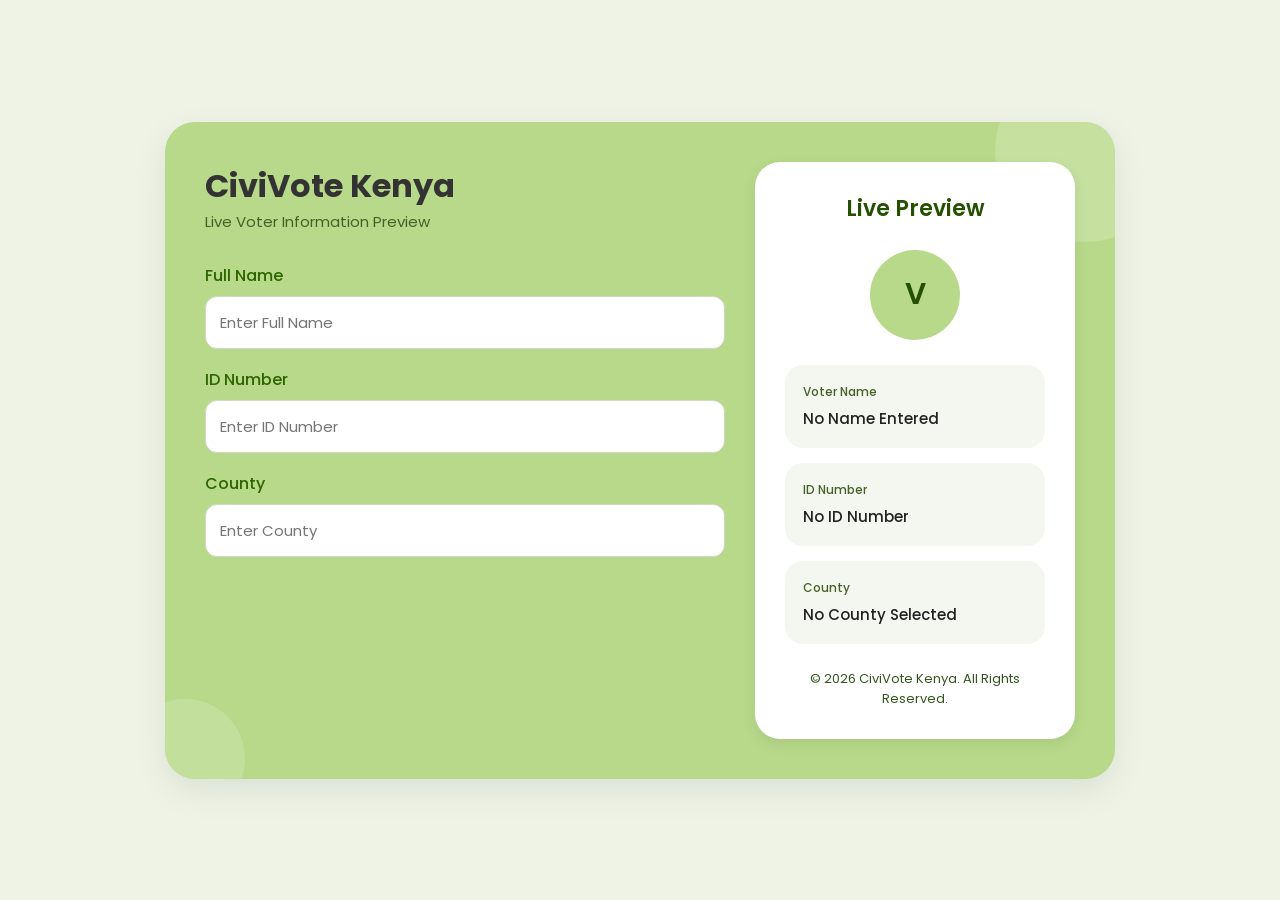
<file: Week3/dynamic_input.html>
<!DOCTYPE html>
<html lang="en">

<head>

<meta charset="UTF-8">
<meta name="viewport" content="width=device-width, initial-scale=1.0">

<title>CiviVote Kenya | Dynamic Input</title>

<link href="https://fonts.googleapis.com/css2?family=Poppins:wght@300;400;500;600&display=swap" rel="stylesheet">

<link rel="stylesheet" href="style.css">

</head>

<body>

<div class="split-container">

    <div class="circle1"></div>
    <div class="circle2"></div>

    <!-- Left Section -->

    <div class="form-section">

        <h1>CiviVote Kenya</h1>

        <div class="subtitle">

            Live Voter Information Preview

        </div>

        <label for="nameInput">Full Name</label>

        <input
            type="text"
            id="nameInput"
            placeholder="Enter Full Name"
            onkeyup="updatePreview()"
        >

        <label for="idInput">ID Number</label>

        <input
            type="text"
            id="idInput"
            placeholder="Enter ID Number"
            onkeyup="updatePreview()"
        >

        <label for="countyInput">County</label>

        <input
            type="text"
            id="countyInput"
            placeholder="Enter County"
            onkeyup="updatePreview()"
        >

    </div>

    <!-- Right Section -->

    <div class="preview-section">

        <div class="preview-title">

            Live Preview

        </div>

        <div class="profile" id="profileLetter">

            V

        </div>

        <div class="info">

            <div class="info-title">

                Voter Name

            </div>

            <div class="info-value" id="previewName">

                No Name Entered

            </div>

        </div>

        <div class="info">

            <div class="info-title">

                ID Number

            </div>

            <div class="info-value" id="previewID">

                No ID Number

            </div>

        </div>

        <div class="info">

            <div class="info-title">

                County

            </div>

            <div class="info-value" id="previewCounty">

                No County Selected

            </div>

        </div>

        <div class="footer">

            © <span id="currentYear"></span> CiviVote Kenya. All Rights Reserved.

        </div>

    </div>

</div>

<script>

function updatePreview(){

    let name = document.getElementById("nameInput").value;
    let id = document.getElementById("idInput").value;
    let county = document.getElementById("countyInput").value;

    document.getElementById("previewName").textContent =
        name || "No Name Entered";

    document.getElementById("previewID").textContent =
        id || "No ID Number";

    document.getElementById("previewCounty").textContent =
        county || "No County Selected";

    if(name.length > 0){

        document.getElementById("profileLetter").textContent =
            name.charAt(0).toUpperCase();

    }

    else{

        document.getElementById("profileLetter").textContent = "V";

    }

}

document.getElementById("currentYear").textContent =
new Date().getFullYear();

</script>

<script src="script.js"></script>

</body>

</html>
</file>
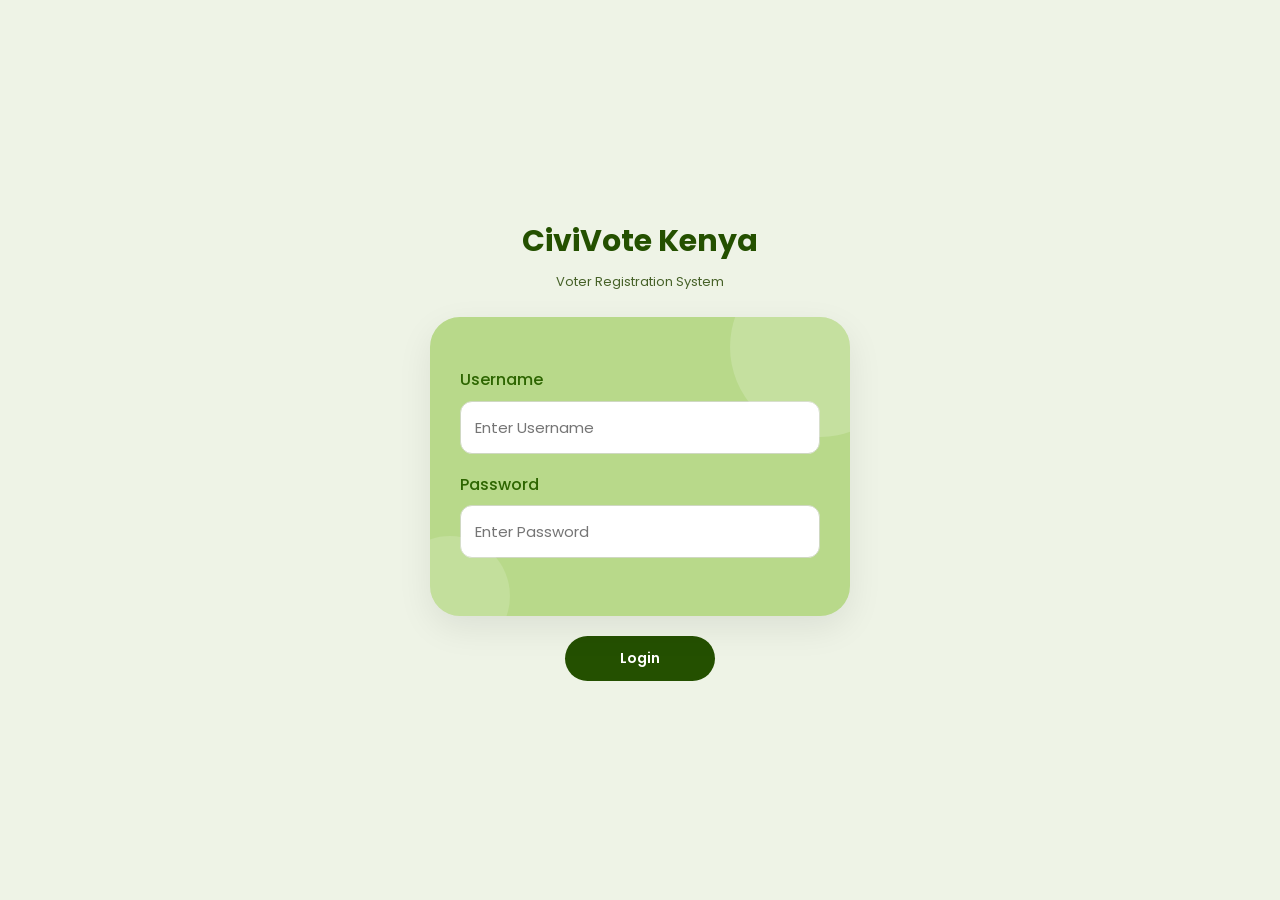
<file: Week3/login_validation.html>
<!DOCTYPE html>
<html lang="en">

<head>

<meta charset="UTF-8">
<meta name="viewport" content="width=device-width, initial-scale=1.0">

<title>CiviVote Kenya | Login Validation</title>

<link href="https://fonts.googleapis.com/css2?family=Poppins:wght@300;400;500;600&display=swap" rel="stylesheet">

<link rel="stylesheet" href="style.css">

</head>

<body>

<div class="page-wrapper login-container">

    <!-- Page Heading -->

    <h1 class="page-title">
        CiviVote Kenya
    </h1>

    <p class="page-subtitle">
        Voter Registration System
    </p>

    <!-- Login Form -->

    <div class="container">

        <div class="circle1"></div>
        <div class="circle2"></div>

        <div class="content">

            <form id="loginForm" onsubmit="return validateForm()">

                <label for="username">
                    Username
                </label>

                <input
                    type="text"
                    id="username"
                    placeholder="Enter Username"
                >

                <label for="password">
                    Password
                </label>

                <input
                    type="password"
                    id="password"
                    placeholder="Enter Password"
                >

                <div id="message"></div>

            </form>

        </div>

    </div>

    <!-- Login Button -->

    <button
        type="submit"
        form="loginForm"
        class="login-button">

        Login

    </button>

</div>

<script>

function validateForm(){

    let username =
        document.getElementById("username").value.trim();

    let password =
        document.getElementById("password").value;

    let message =
        document.getElementById("message");

    message.style.color = "red";

    if(username === ""){

        message.innerHTML =
        "Username is required.";

        return false;

    }

    if(password === ""){

        message.innerHTML =
        "Password is required.";

        return false;

    }

    if(password.length < 6){

        message.innerHTML =
        "Password must be at least 6 characters.";

        return false;

    }

    message.style.color = "green";

    message.innerHTML =
    "Validation successful.";

    return false;

}

</script>

<script src="script.js"></script>

</body>

</html>
</file>
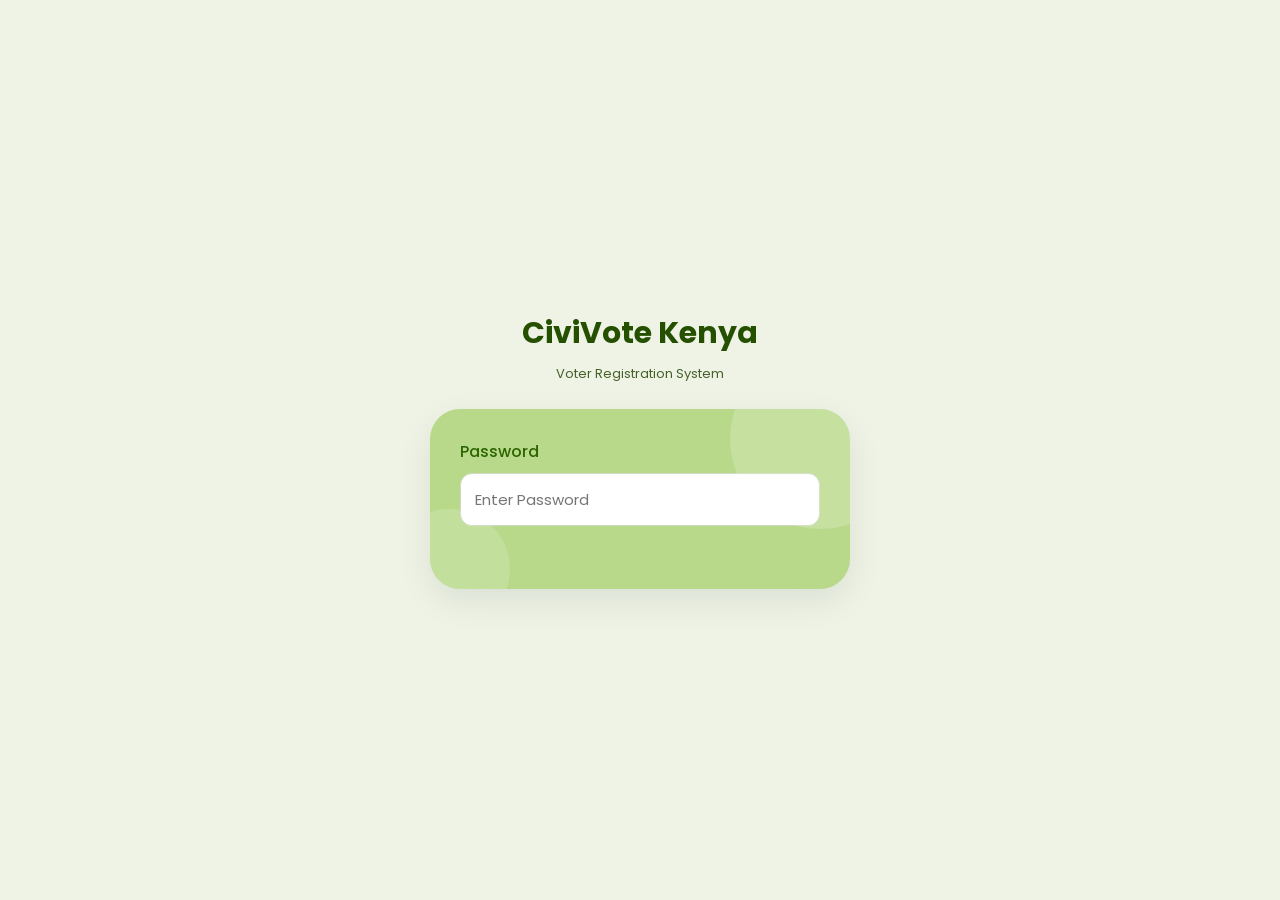
<file: Week3/password_checker.html>
<!DOCTYPE html>
<html lang="en">

<head>

<meta charset="UTF-8">
<meta name="viewport" content="width=device-width, initial-scale=1.0">

<title>CiviVote Kenya | Password Checker</title>

<link href="https://fonts.googleapis.com/css2?family=Poppins:wght@300;400;500;600&display=swap" rel="stylesheet">

<link rel="stylesheet" href="style.css">

</head>

<body>

<div class="page-wrapper login-container">

    <h1 class="page-title">
        CiviVote Kenya
    </h1>

    <p class="page-subtitle">
        Voter Registration System
    </p>

    <div class="container">

        <div class="circle1"></div>
        <div class="circle2"></div>

        <div class="content">

            <label for="password">
                Password
            </label>

            <input
                type="password"
                id="password"
                placeholder="Enter Password"
                onkeyup="checkStrength()"
            >

            <div id="strengthMessage"></div>

        </div>

    </div>

</div>

<script>

function checkStrength(){

    let password =
        document.getElementById("password").value;

    let message =
        document.getElementById("strengthMessage");

    if(password.length === 0){

        message.innerHTML = "";

    }

    else if(password.length < 6){

        message.innerHTML = "Weak Password";
        message.style.color = "red";

    }

    else if(password.length < 10){

        message.innerHTML = "Medium Password";
        message.style.color = "orange";

    }

    else{

        message.innerHTML = "Strong Password";
        message.style.color = "green";

    }

}

</script>

<script src="script.js"></script>

</body>

</html>
</file>
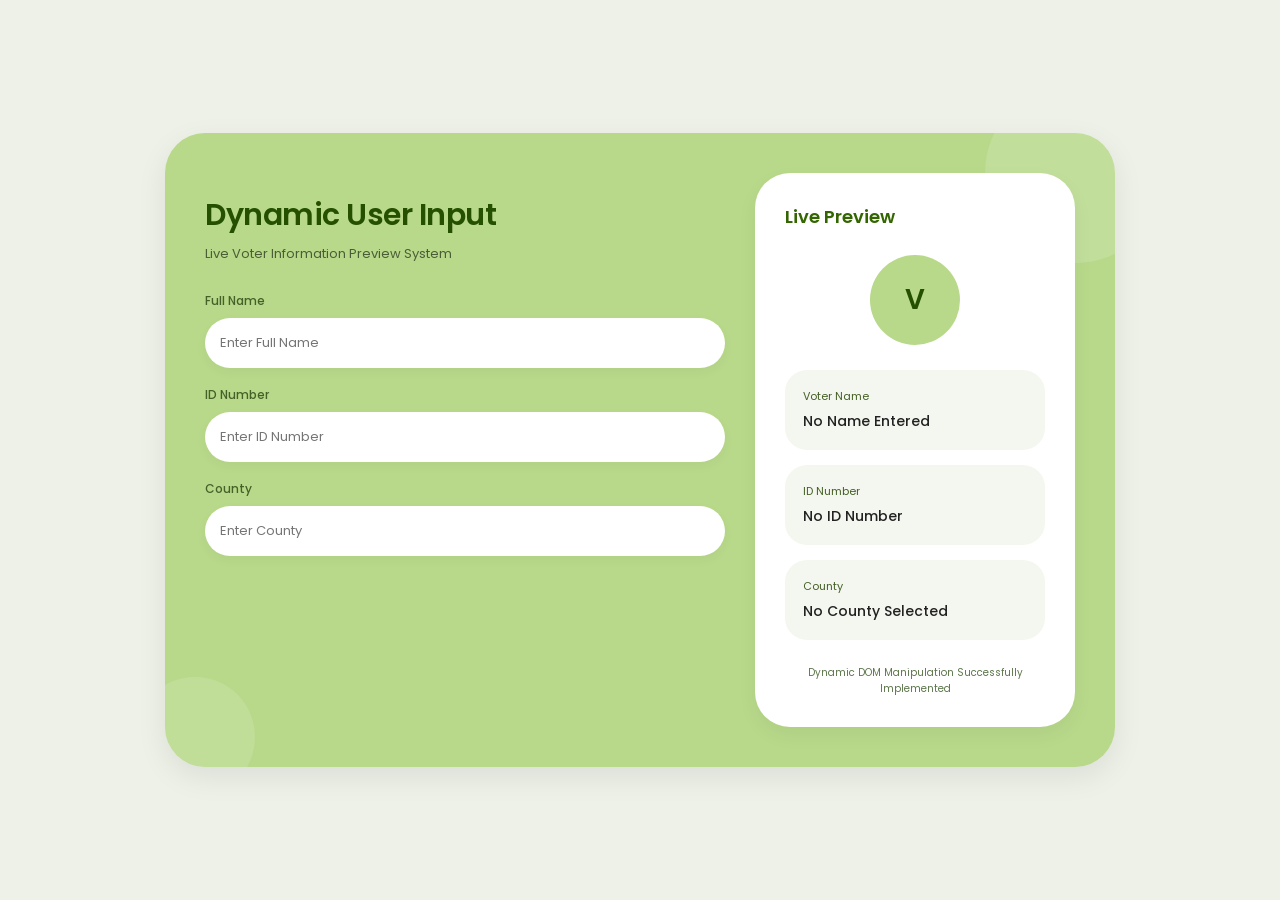
<file: Week4/dynamic_input.html>
<!DOCTYPE html>
<html lang="en">

<head>

<meta charset="UTF-8">
<meta name="viewport" content="width=device-width, initial-scale=1.0">

<title>Dynamic User Input Handling</title>

<link href="https://fonts.googleapis.com/css2?family=Poppins:wght@300;400;500;600&display=swap" rel="stylesheet">

<style>

body{
    margin:0;
    padding:0;
    font-family:'Poppins', sans-serif;
    background:#eef1e8;

    display:flex;
    justify-content:center;
    align-items:center;
    min-height:100vh;
}

/* MAIN CONTAINER */

.container{
    width:950px;
    background:#b8d98a;
    border-radius:40px;
    padding:40px;

    box-sizing:border-box;

    box-shadow:
    0 10px 30px rgba(0,0,0,0.08);

    display:flex;
    gap:30px;

    position:relative;
    overflow:hidden;
}

/* BACKGROUND EFFECTS */

.circle1{
    position:absolute;

    width:180px;
    height:180px;

    background:rgba(255,255,255,0.14);

    border-radius:50%;

    top:-50px;
    right:-50px;
}

.circle2{
    position:absolute;

    width:120px;
    height:120px;

    background:rgba(255,255,255,0.12);

    border-radius:50%;

    bottom:-30px;
    left:-30px;
}

/* LEFT SIDE */

.form-section{
    flex:1;
    position:relative;
    z-index:2;
}

h1{
    color:#245000;
    font-size:30px;
    font-weight:600;
    margin-bottom:6px;
    letter-spacing:-0.5px;
}

.subtitle{
    color:#4b5d36;
    font-size:13px;
    margin-bottom:28px;
}

/* INPUTS */

label{
    display:block;
    color:#466128;
    font-size:12px;
    font-weight:500;
    margin-bottom:8px;
    margin-top:18px;
}

input{
    width:100%;
    padding:15px;

    border:none;
    border-radius:40px;

    background:white;

    font-size:13px;
    font-family:'Poppins', sans-serif;

    outline:none;

    box-sizing:border-box;

    box-shadow:
    0 4px 12px rgba(0,0,0,0.04);
}

/* RIGHT SIDE */

.preview-section{
    width:320px;

    background:white;

    border-radius:35px;

    padding:30px;

    box-sizing:border-box;

    box-shadow:
    0 8px 20px rgba(0,0,0,0.05);

    position:relative;
    z-index:2;
}

/* CARD HEADER */

.preview-title{
    color:#336600;
    font-size:18px;
    font-weight:600;
    margin-bottom:25px;
}

/* PROFILE CIRCLE */

.profile{
    width:90px;
    height:90px;

    border-radius:50%;

    background:#b8d98a;

    margin:auto;
    margin-bottom:25px;

    display:flex;
    justify-content:center;
    align-items:center;

    color:#245000;
    font-size:28px;
    font-weight:600;
}

/* INFO BOX */

.info{
    background:#f4f7ef;

    border-radius:22px;

    padding:18px;

    margin-bottom:15px;
}

.info-title{
    color:#466128;
    font-size:11px;
    margin-bottom:6px;
}

.info-value{
    color:#222;
    font-size:14px;
    font-weight:500;
}

/* FOOTER */

.footer{
    margin-top:25px;
    text-align:center;

    color:#35551f;
    font-size:10px;

    opacity:0.8;
}

</style>

</head>

<body>

<div class="container">

    <div class="circle1"></div>
    <div class="circle2"></div>

    <!-- LEFT SIDE -->

    <div class="form-section">

        <h1>Dynamic User Input</h1>

        <div class="subtitle">
            Live Voter Information Preview System
        </div>

        <label>Full Name</label>

        <input
            type="text"
            id="nameInput"
            placeholder="Enter Full Name"
            onkeyup="updatePreview()"
        >

        <label>ID Number</label>

        <input
            type="text"
            id="idInput"
            placeholder="Enter ID Number"
            onkeyup="updatePreview()"
        >

        <label>County</label>

        <input
            type="text"
            id="countyInput"
            placeholder="Enter County"
            onkeyup="updatePreview()"
        >

    </div>

    <!-- RIGHT SIDE -->

    <div class="preview-section">

        <div class="preview-title">
            Live Preview
        </div>

        <div class="profile" id="profileLetter">
            V
        </div>

        <!-- NAME -->

        <div class="info">

            <div class="info-title">
                Voter Name
            </div>

            <div class="info-value" id="previewName">
                No Name Entered
            </div>

        </div>

        <!-- ID -->

        <div class="info">

            <div class="info-title">
                ID Number
            </div>

            <div class="info-value" id="previewID">
                No ID Number
            </div>

        </div>

        <!-- COUNTY -->

        <div class="info">

            <div class="info-title">
                County
            </div>

            <div class="info-value" id="previewCounty">
                No County Selected
            </div>

        </div>

        <div class="footer">

            Dynamic DOM Manipulation Successfully Implemented

        </div>

    </div>

</div>

<script>

function updatePreview(){

    let name =
        document.getElementById("nameInput").value;

    let id =
        document.getElementById("idInput").value;

    let county =
        document.getElementById("countyInput").value;

    /* UPDATE TEXT */

    document.getElementById("previewName").innerHTML =
        name || "No Name Entered";

    document.getElementById("previewID").innerHTML =
        id || "No ID Number";

    document.getElementById("previewCounty").innerHTML =
        county || "No County Selected";

    /* PROFILE LETTER */

    if(name.length > 0){

        document.getElementById("profileLetter").innerHTML =
            name.charAt(0).toUpperCase();

    } else {

        document.getElementById("profileLetter").innerHTML =
            "V";
    }

}

</script>

</body>

</html>
</file>
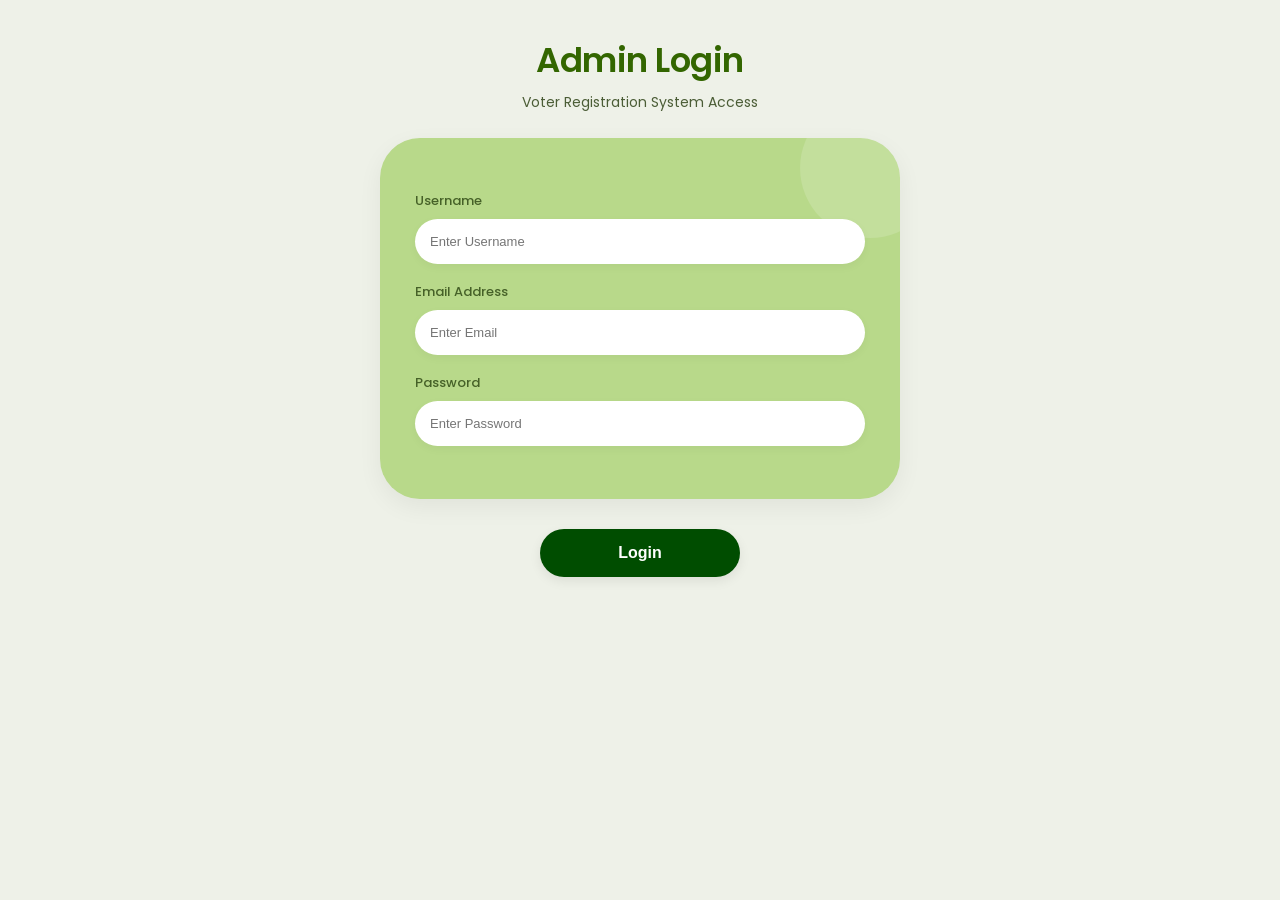
<file: Week4/login_validation.html>
<!DOCTYPE html>
<html lang="en">

<head>

<meta charset="UTF-8">
<meta name="viewport" content="width=device-width, initial-scale=1.0">

<title>Admin Login</title>

<link href="https://fonts.googleapis.com/css2?family=Poppins:wght@300;400;500;600&display=swap" rel="stylesheet">

<style>

body{
    margin:0;
    padding:0;
    font-family:'Poppins', sans-serif;
    background:#eef1e8;
}

/* TITLE */

h1{
    text-align:center;
    color:#336600;
    font-size:34px;
    margin-top:35px;
    margin-bottom:6px;
    font-weight:600;
    letter-spacing:-0.5px;
}

.subtitle{
    text-align:center;
    color:#4b5d36;
    font-size:14px;
    margin-bottom:25px;
    font-weight:400;
}

/* FORM BOX */

.container{
    width:450px;
    margin:auto;
    background:#b8d98a;
    padding:35px;
    border-radius:40px;

    box-shadow:
    0 8px 25px rgba(0,0,0,0.06);

    position:relative;
    overflow:hidden;
}

/* SMALL BACKGROUND EFFECT */

.container::before{
    content:"";
    position:absolute;

    width:140px;
    height:140px;

    background:rgba(255,255,255,0.15);

    border-radius:50%;

    top:-40px;
    right:-40px;
}

/* LABELS */

label{
    display:block;
    margin-bottom:8px;
    margin-top:18px;
    color:#466128;
    font-size:13px;
    font-weight:500;
    position:relative;
    z-index:2;
}

/* INPUTS */

input{
    width:100%;
    padding:15px;
    border:none;
    border-radius:40px;
    background:white;

    font-size:13px;

    box-sizing:border-box;
    outline:none;

    box-shadow:
    0 3px 10px rgba(0,0,0,0.04);

    position:relative;
    z-index:2;
}

/* BUTTON */

.button-container{
    text-align:center;
    margin-top:30px;
}

button{
    width:200px;
    padding:15px;
    border:none;
    border-radius:40px;
    background:#004d00;
    color:white;

    font-size:16px;
    font-weight:600;

    cursor:pointer;

    transition:0.3s;

    box-shadow:
    0 4px 12px rgba(0,0,0,0.08);
}

button:hover{
    background:#006600;
    transform:translateY(-2px);
}

/* MESSAGE */

#message{
    margin-top:18px;
    text-align:center;
    color:red;
    font-size:13px;
    font-weight:500;
}

</style>

</head>

<body>

<h1>Admin Login</h1>

<div class="subtitle">
    Voter Registration System Access
</div>

<div class="container">

    <label>Username</label>

    <input
        type="text"
        id="username"
        placeholder="Enter Username"
    >

    <label>Email Address</label>

    <input
        type="email"
        id="email"
        placeholder="Enter Email"
    >

    <label>Password</label>

    <input
        type="password"
        id="password"
        placeholder="Enter Password"
    >

    <div id="message"></div>

</div>

<div class="button-container">

    <button onclick="validateForm()">
        Login
    </button>

</div>

<script>

function validateForm(){

    let username =
        document.getElementById("username").value;

    let email =
        document.getElementById("email").value;

    let password =
        document.getElementById("password").value;

    let message =
        document.getElementById("message");

    if(username === ""){

        message.innerHTML =
            "Username is required";

        return false;
    }

    if(email === ""){

        message.innerHTML =
            "Email address is required";

        return false;
    }

    if(password.length < 6){

        message.innerHTML =
            "Password must be at least 6 characters";

        return false;
    }

    alert("Login Successful");

    message.innerHTML = "";

}

</script>

</body>

</html>
</file>
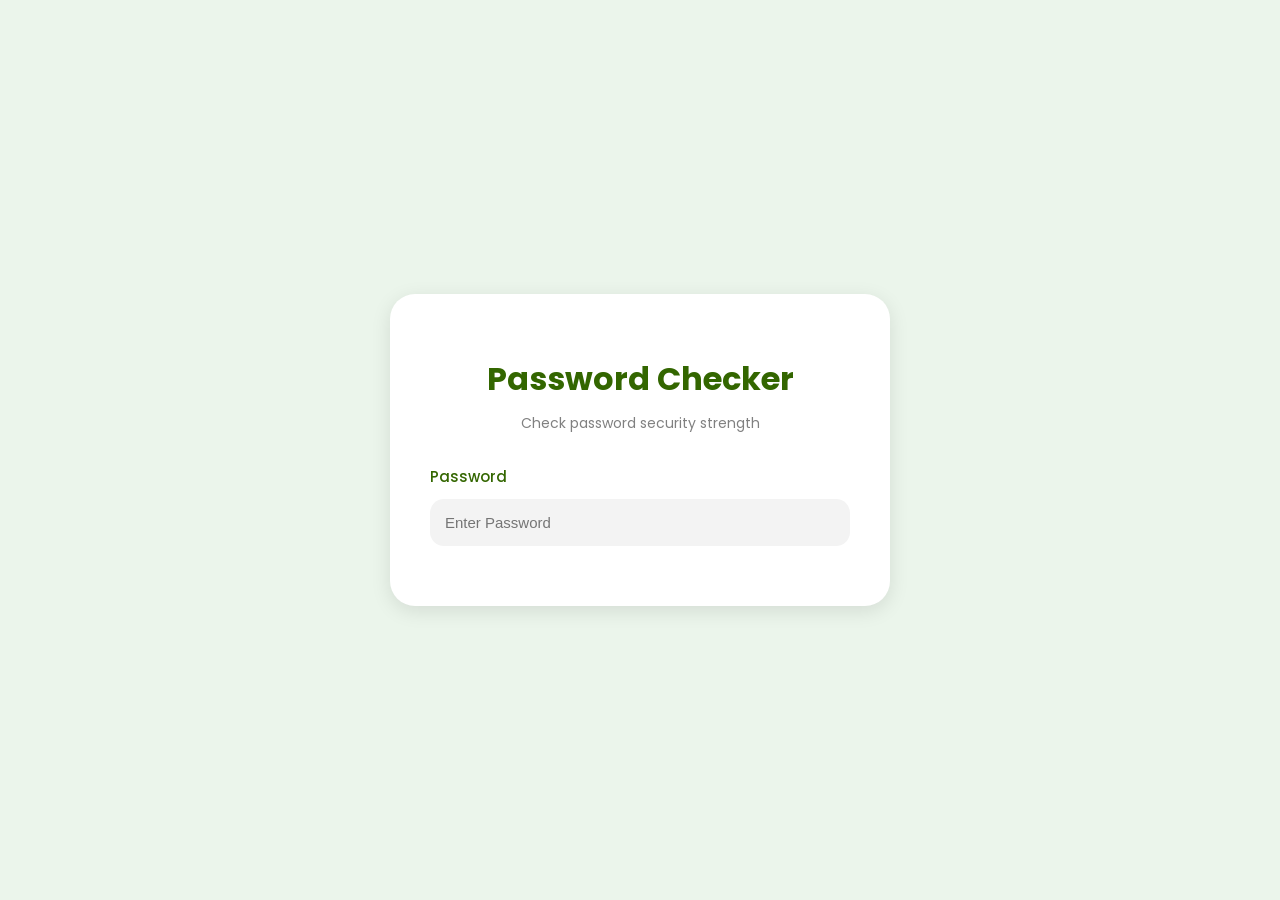
<file: Week4/password_checker.html>
<!DOCTYPE html>
<html lang="en">

<head>

<meta charset="UTF-8">
<meta name="viewport" content="width=device-width, initial-scale=1.0">

<title>Password Strength Checker</title>

<link href="https://fonts.googleapis.com/css2?family=Poppins:wght@300;400;500;600&display=swap" rel="stylesheet">

<style>

body{
    margin:0;
    padding:0;
    font-family:'Poppins', sans-serif;
    background:rgba(0,128,0,0.08);

    display:flex;
    justify-content:center;
    align-items:center;
    height:100vh;
}

.container{
    width:420px;
    background:white;
    padding:40px;
    border-radius:25px;
    box-shadow:0 5px 20px rgba(0,0,0,0.1);
}

h1{
    text-align:center;
    color:#336600;
    margin-bottom:10px;
    font-size:32px;
}

.subtitle{
    text-align:center;
    color:gray;
    margin-bottom:30px;
    font-size:14px;
}

label{
    color:#336600;
    font-weight:500;
    font-size:15px;
}

input{
    width:100%;
    padding:15px;
    margin-top:10px;
    border:none;
    border-radius:14px;
    background:#f3f3f3;
    font-size:15px;
    box-sizing:border-box;
}

#strengthMessage{
    margin-top:20px;
    text-align:center;
    font-size:16px;
    font-weight:600;
}

</style>

</head>

<body>

<div class="container">

    <h1>Password Checker</h1>

    <div class="subtitle">
        Check password security strength
    </div>

    <label>Password</label>

    <input
        type="password"
        id="password"
        placeholder="Enter Password"
        onkeyup="checkStrength()"
    >

    <div id="strengthMessage"></div>

</div>

<script>

function checkStrength(){

    let password =
        document.getElementById("password").value;

    let message =
        document.getElementById("strengthMessage");

    if(password.length == 0){

        message.innerHTML = "";

    }

    else if(password.length < 6){

        message.innerHTML = "Weak Password";
        message.style.color = "red";

    }

    else if(password.length < 10){

        message.innerHTML = "Medium Password";
        message.style.color = "orange";

    }

    else{

        message.innerHTML = "Strong Password";
        message.style.color = "green";

    }

}

</script>

</body>

</html>
</file>
<file: Week3/style.css>
/* ==========================================
   CiviVote Kenya - Week 3
   Shared Stylesheet
========================================== */

*{
    margin:0;
    padding:0;
    box-sizing:border-box;
}

body{

    font-family:'Poppins',sans-serif;
    background:#eef3e6;
    color:#333;

    display:flex;
    justify-content:center;
    align-items:center;

    min-height:100vh;

    padding:30px;
}

/* Main Container */

.container,
.page-wrapper{

    width:100%;
    max-width:850px;

}

/* Main Card */

.hero-card,
.container{

    background:#b8d98a;

    border-radius:30px;

    padding:40px;

    position:relative;

    overflow:hidden;

    box-shadow:
    0 12px 35px rgba(0,0,0,0.08);

}

/* Decorative Circles */

.circle1{

    position:absolute;

    width:180px;
    height:180px;

    background:rgba(255,255,255,.18);

    border-radius:50%;

    top:-60px;
    right:-60px;

}

.circle2{

    position:absolute;

    width:120px;
    height:120px;

    background:rgba(255,255,255,.15);

    border-radius:50%;

    bottom:-40px;
    left:-40px;

}

/* Header */

.header,
.hero-content{

    position:relative;

    z-index:2;

}

.header h1,
.hero-content h1{

    color:#245000;

    font-size:34px;

    font-weight:700;

    margin-bottom:8px;

}

.subtitle,
.header p{

    color:#466128;

    font-size:15px;

    margin-bottom:30px;

}

/* Cards */

.info-grid{

    display:grid;

    grid-template-columns:repeat(auto-fit,minmax(250px,1fr));

    gap:20px;

    margin-bottom:20px;

}

.card,
.box{

    background:#fff;

    border-radius:22px;

    padding:22px;

    box-shadow:
    0 5px 15px rgba(0,0,0,.06);

}

.full-box{

    margin-top:20px;

}

.card h3,
.title{

    color:#2d6500;

    font-size:15px;

    margin-bottom:10px;

}

.card p,
.content{

    font-size:16px;

    line-height:1.6;

    color:#333;

}

/* Forms */

form{

    margin-top:20px;

}

label{

    display:block;

    margin-bottom:8px;

    font-weight:500;

    color:#2d6500;

}

input,
select,
textarea{

    width:100%;

    padding:14px;

    border:1px solid #cfd8c2;

    border-radius:12px;

    font-size:15px;

    font-family:'Poppins',sans-serif;

    margin-bottom:18px;

    outline:none;

    transition:.3s;

}

input:focus,
select:focus,
textarea:focus{

    border-color:#4f8b1f;

    box-shadow:0 0 8px rgba(79,139,31,.2);

}

/* Buttons */

.hero-buttons{

    margin-top:25px;

}

.btn,
button{

    background:#2f6d11;

    color:white;

    border:none;

    border-radius:12px;

    padding:14px 28px;

    font-size:15px;

    font-family:'Poppins',sans-serif;

    cursor:pointer;

    transition:.3s;

}

.btn:hover,
button:hover{

    background:#245000;

    transform:translateY(-2px);

}

/* Status Messages */

.status{

    text-align:center;

    margin-top:25px;

}

.success{

    display:inline-block;

    background:#ffffff;

    color:#1f7a1f;

    padding:14px 28px;

    border-radius:30px;

    font-weight:600;

    box-shadow:
    0 5px 12px rgba(0,0,0,.05);

}

.error{

    display:inline-block;

    background:#ffffff;

    color:#d32f2f;

    padding:14px 28px;

    border-radius:30px;

    font-weight:600;

    box-shadow:
    0 5px 12px rgba(0,0,0,.05);

}

/* Footer */

.footer,
footer{

    margin-top:25px;

    text-align:center;

    color:#35551f;

    font-size:13px;

}

/* Responsive */

@media(max-width:768px){

.hero-card,
.container{

    padding:25px;

}

.header h1,
.hero-content h1{

    font-size:28px;

}

.info-grid{

    grid-template-columns:1fr;

}

button,
.btn{

    width:100%;

}

}

/* ==========================================
   Dynamic Input Page
========================================== */

.form-section{

    flex:1;

    position:relative;

    z-index:2;

}

.preview-section{

    width:320px;

    background:#ffffff;

    border-radius:25px;

    padding:30px;

    box-shadow:0 5px 15px rgba(0,0,0,.08);

    position:relative;

    z-index:2;

}

.preview-title{

    color:#2d6500;

    font-size:22px;

    font-weight:600;

    margin-bottom:25px;

    text-align:center;

}

.profile{

    width:90px;

    height:90px;

    margin:0 auto 25px;

    border-radius:50%;

    background:#b8d98a;

    display:flex;

    justify-content:center;

    align-items:center;

    font-size:30px;

    font-weight:600;

    color:#245000;

}

.info{

    background:#f4f7ef;

    border-radius:18px;

    padding:18px;

    margin-bottom:15px;

}

.info-title{

    color:#466128;

    font-size:12px;

    margin-bottom:6px;

    font-weight:500;

}

.info-value{

    color:#222;

    font-size:15px;

    font-weight:500;

}

@media(max-width:900px){

.container{

    flex-direction:column;

}

.preview-section{

    width:100%;

}

}
/* ==========================================
   Dynamic Input Layout
========================================== */

.split-container{

    width:100%;
    max-width:950px;

    background:#b8d98a;

    border-radius:30px;

    padding:40px;

    display:flex;

    gap:30px;

    position:relative;

    overflow:hidden;

    box-shadow:0 12px 35px rgba(0,0,0,.08);

}

.form-section{

    flex:1;

    position:relative;

    z-index:2;

}

.preview-section{

    width:320px;

    background:#ffffff;

    border-radius:25px;

    padding:30px;

    box-shadow:0 5px 15px rgba(0,0,0,.08);

    position:relative;

    z-index:2;

}

.preview-title{

    color:#245000;

    font-size:22px;

    font-weight:600;

    margin-bottom:25px;

    text-align:center;

}

.profile{

    width:90px;

    height:90px;

    margin:0 auto 25px;

    border-radius:50%;

    background:#b8d98a;

    display:flex;

    justify-content:center;

    align-items:center;

    color:#245000;

    font-size:30px;

    font-weight:600;

}

.info{

    background:#f4f7ef;

    border-radius:18px;

    padding:18px;

    margin-bottom:15px;

}

.info-title{

    color:#466128;

    font-size:12px;

    margin-bottom:6px;

    font-weight:500;

}

.info-value{

    font-size:15px;

    color:#222;

    font-weight:500;

}

@media(max-width:900px){

.split-container{

    flex-direction:column;

}

.preview-section{

    width:100%;

}

}

/* ==========================================
   LOGIN VALIDATION PAGE
========================================== */

.login-container{

    display:flex;

    flex-direction:column;

    justify-content:center;

    align-items:center;

    width:100%;

    max-width:420px;

}

.login-container .container{

    width:100%;

    max-width:420px;

    padding:30px;

}

.page-title{

    color:#245000;

    font-size:30px;

    font-weight:700;

    margin-bottom:8px;

    text-align:center;

}

.page-subtitle{

    color:#466128;

    font-size:13px;

    margin-bottom:25px;

    text-align:center;

}

.login-button{

    width:150px;

    padding:12px;

    margin-top:20px;

    border:none;

    border-radius:35px;

    background:#245000;

    color:#ffffff;

    font-family:'Poppins',sans-serif;

    font-size:14px;

    font-weight:600;

    cursor:pointer;

    transition:.3s;

}

.login-button:hover{

    background:#336600;

}

#message{

    text-align:center;

    font-size:13px;

    margin-top:10px;

    font-weight:500;

}
/* PASSWORD CHECKER */

#strengthMessage{

    margin-top:15px;

    text-align:center;

    font-size:14px;

    font-weight:600;

}
</file>
